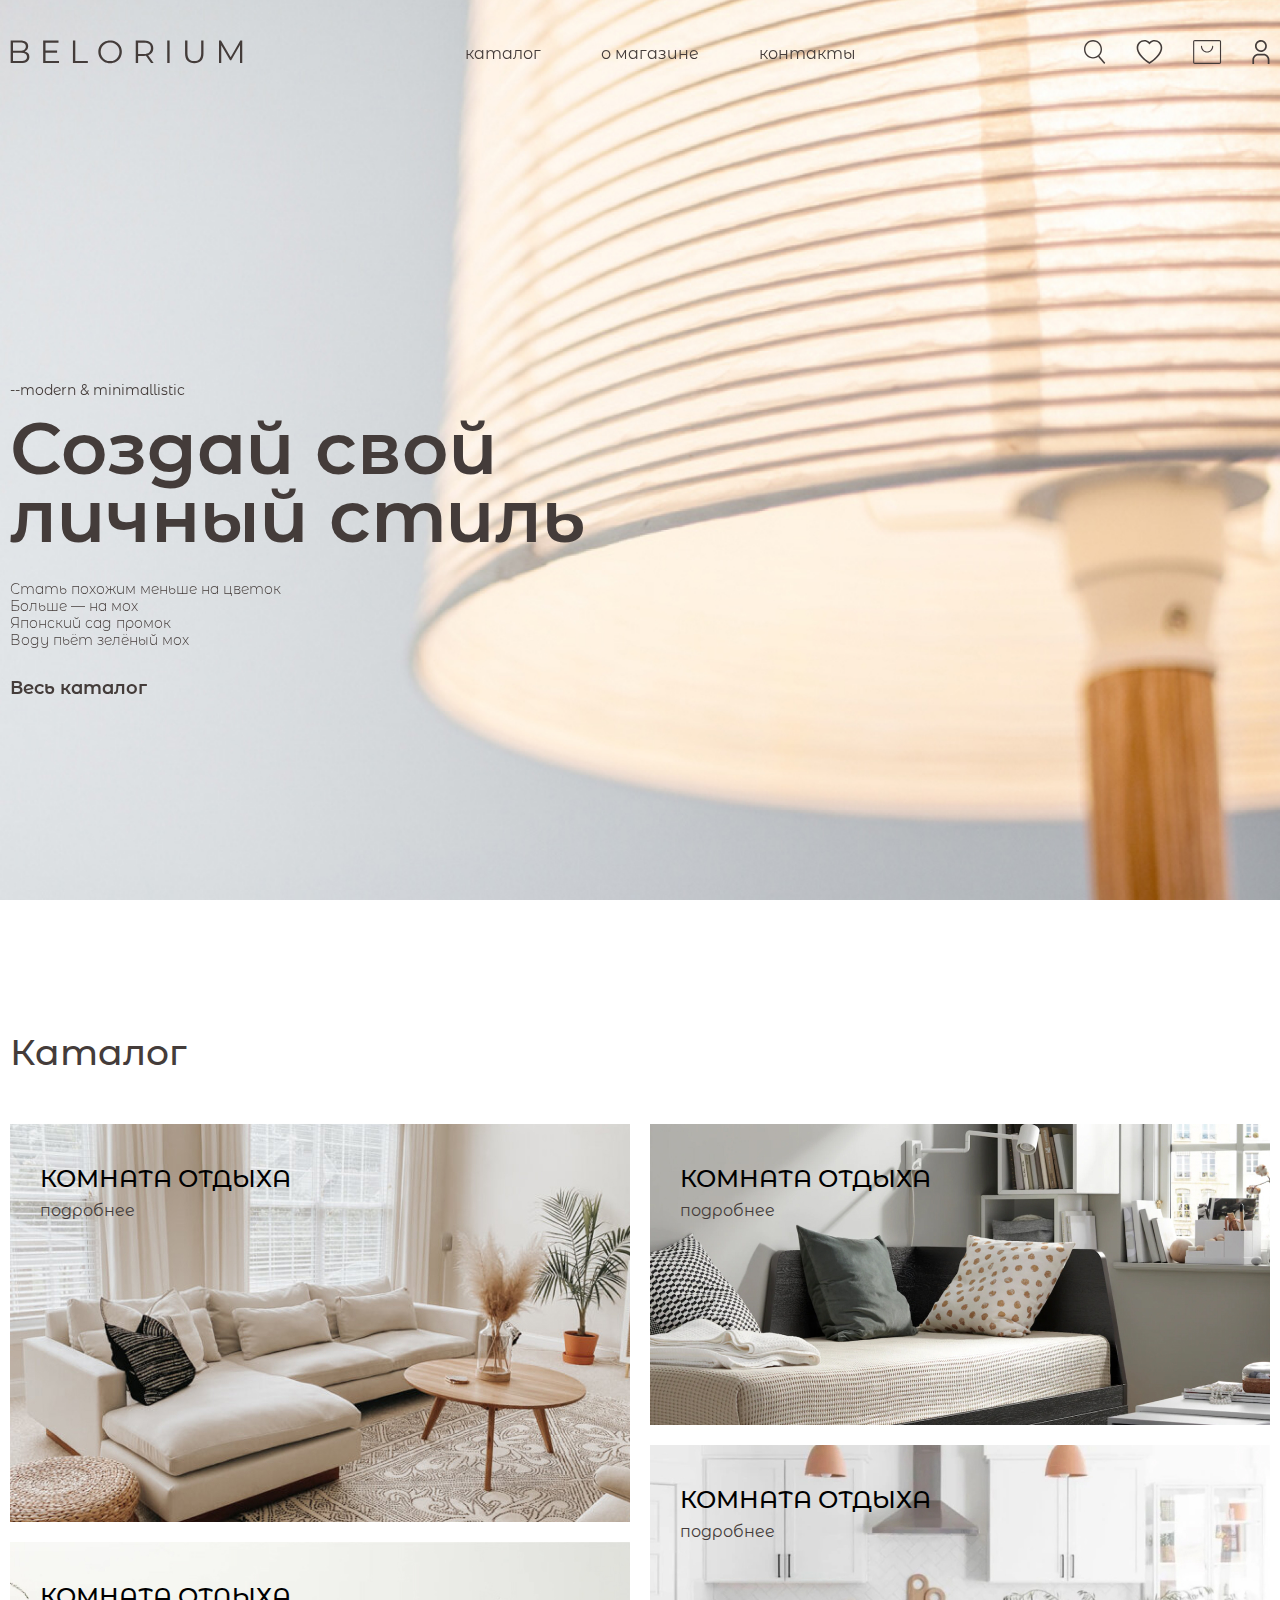
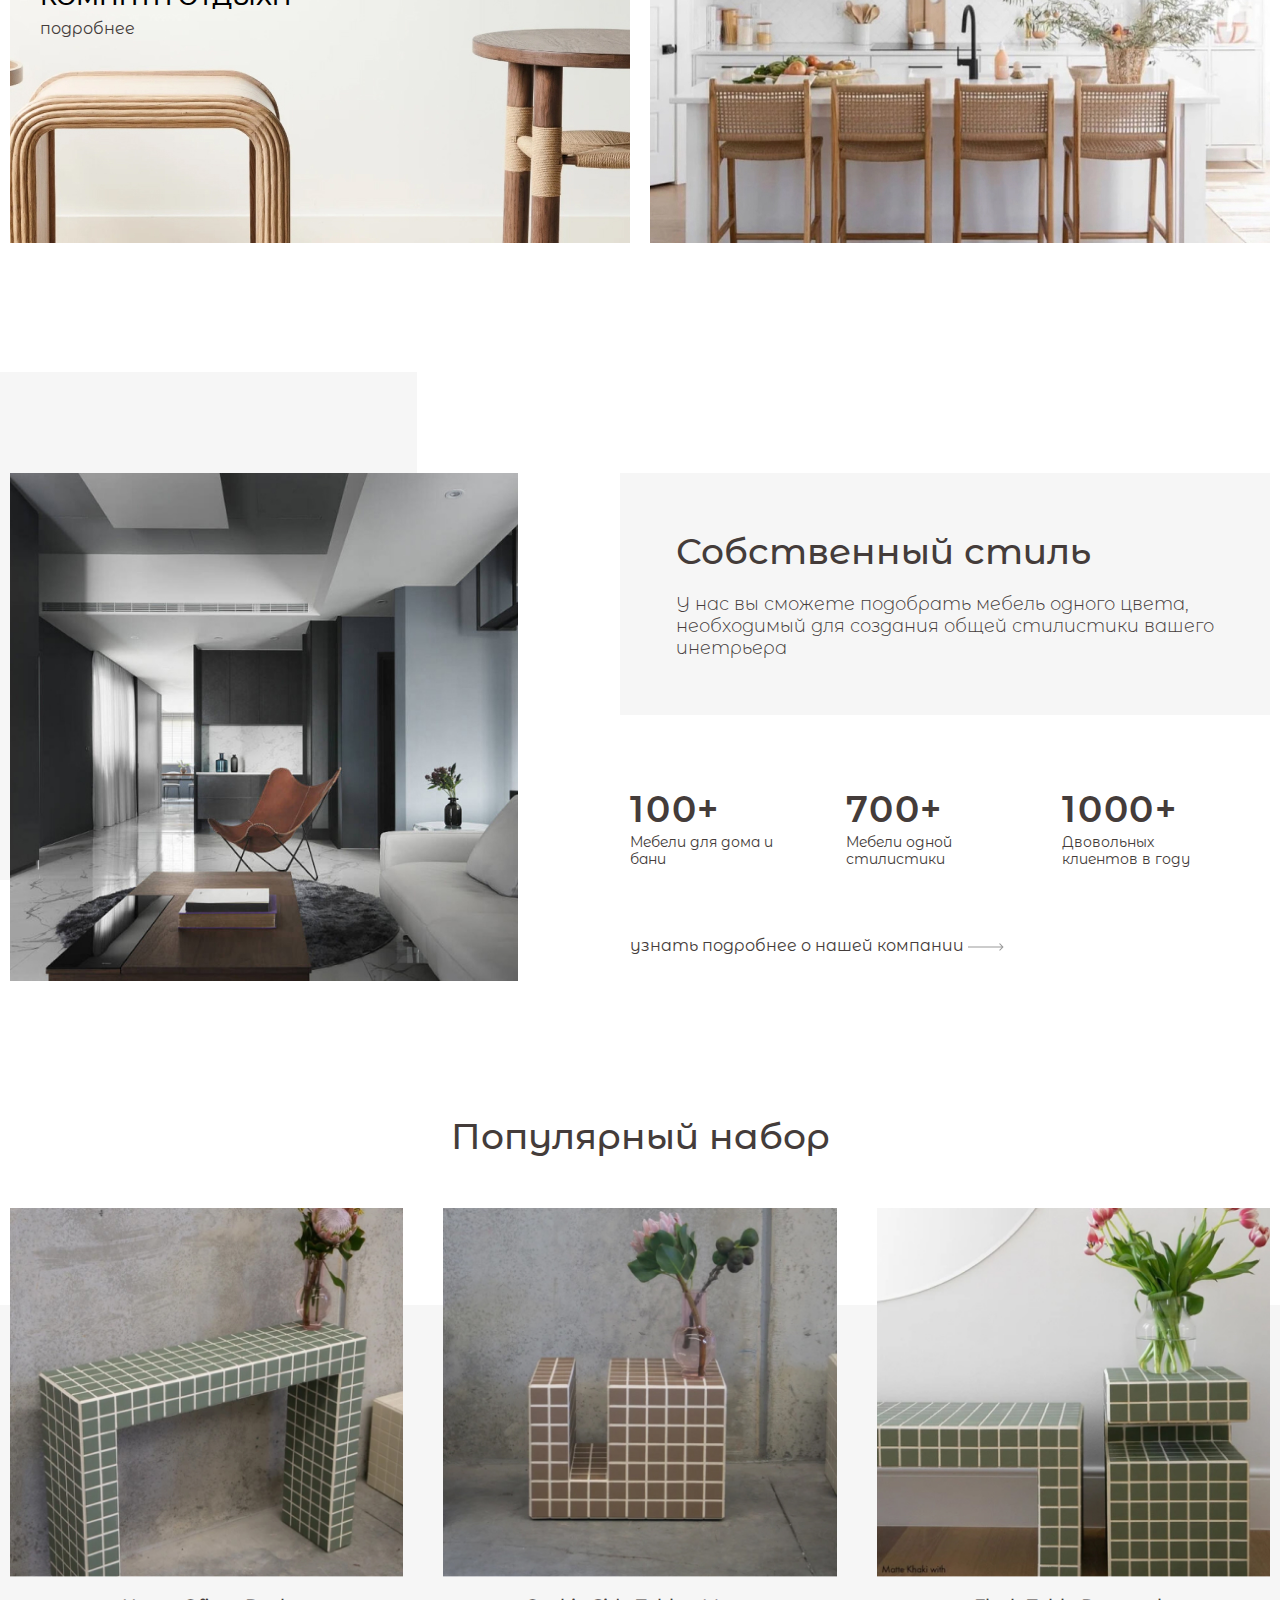
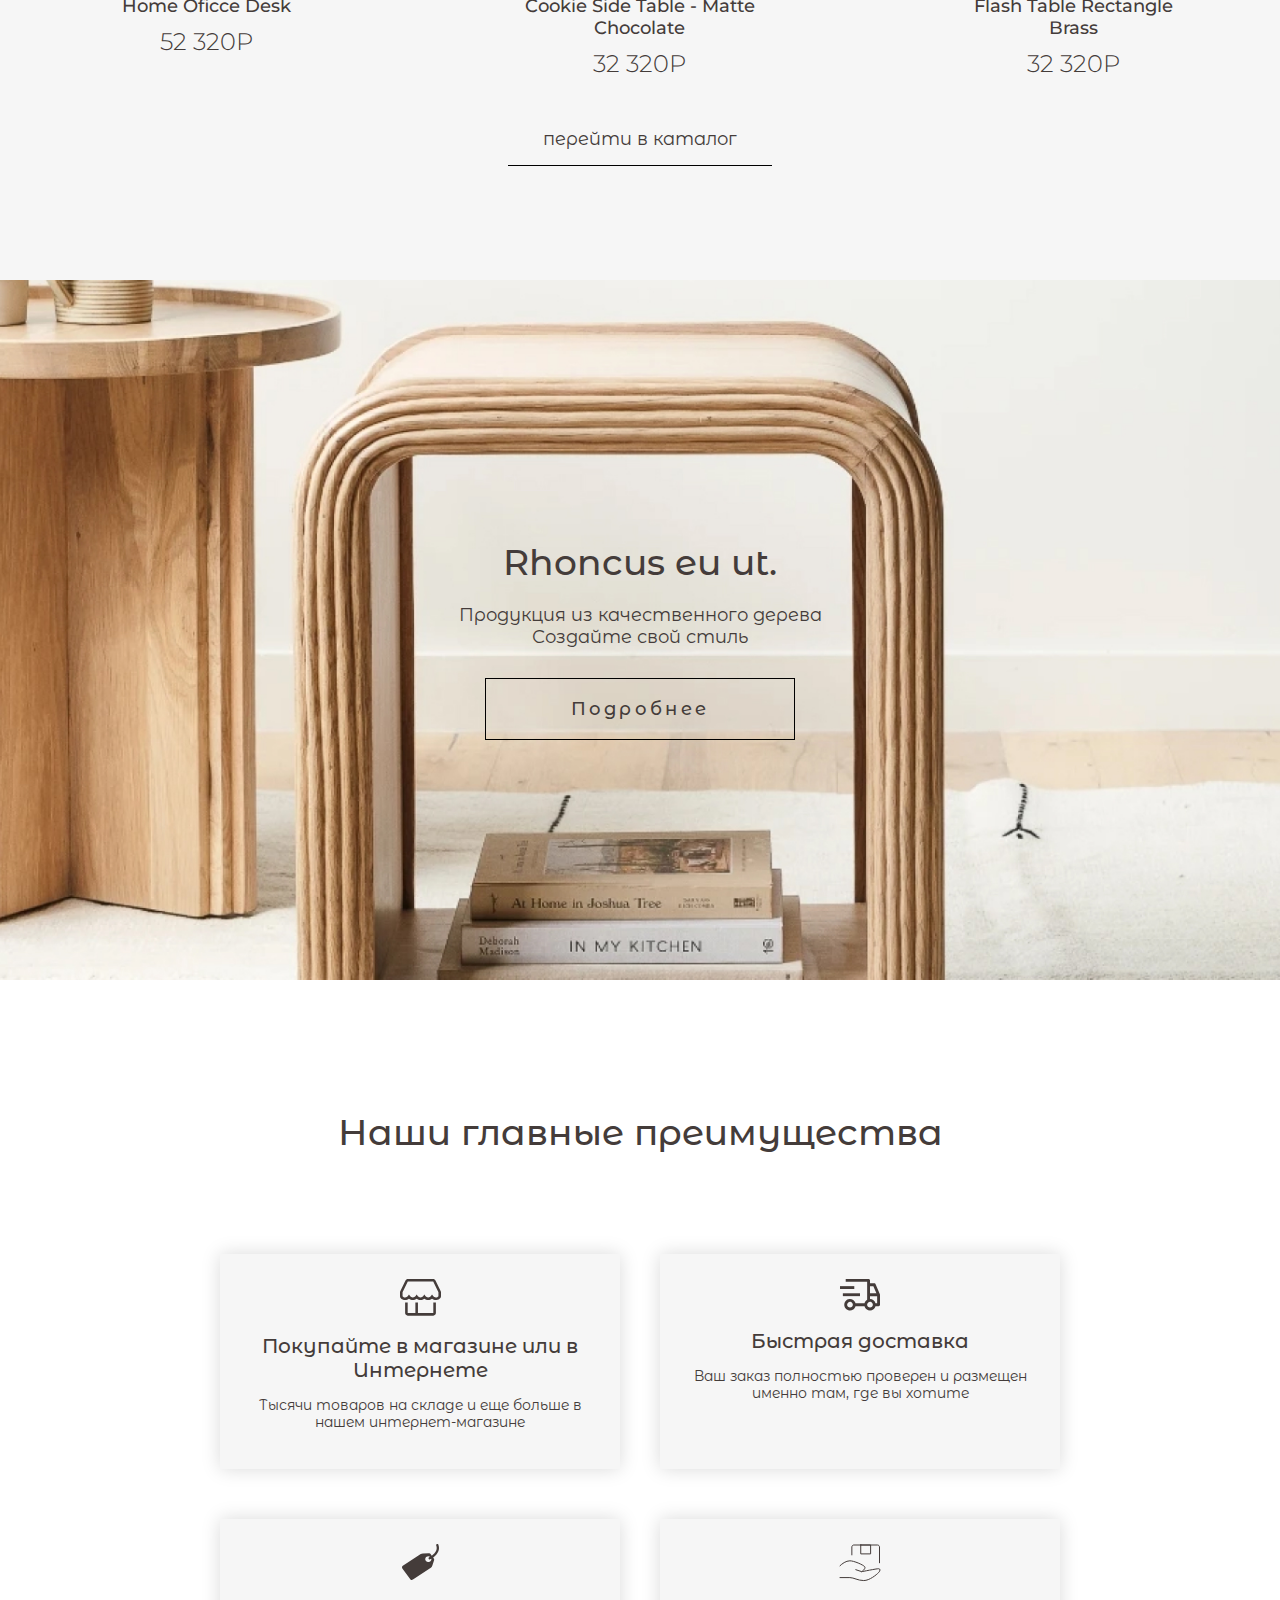
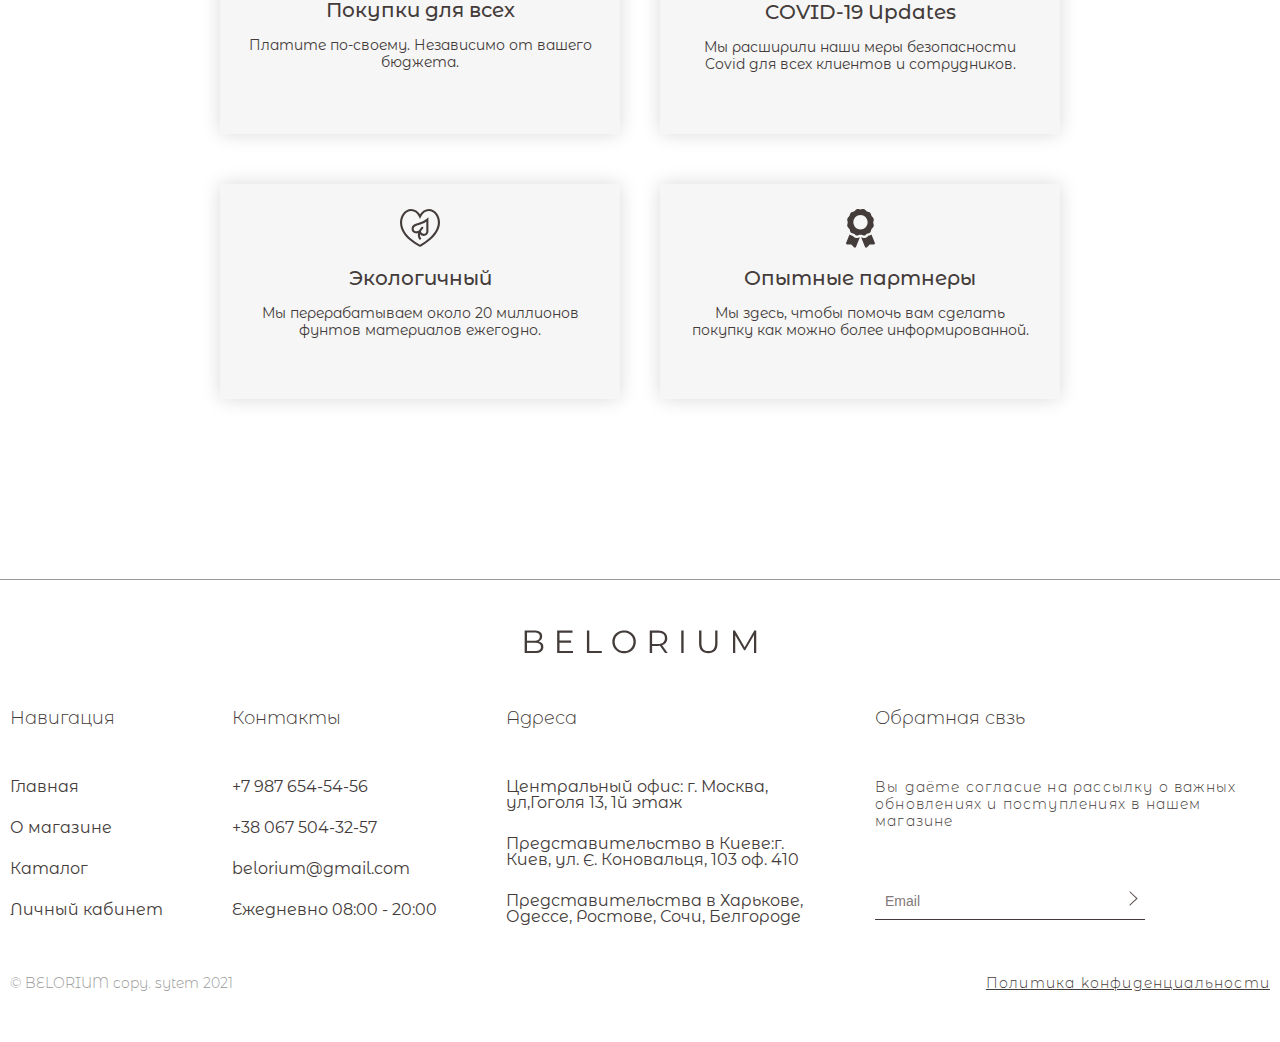
<file: index.html>
<!DOCTYPE html>
<html lang="ru">

<head>
    <meta charset="UTF-8">
    <meta http-equiv="X-UA-Compatible" content="IE=edge">
    <meta name="viewport" content="width=device-width, initial-scale=1.0">
    <link rel="shortcut icon" href="images/title-icon.svg">
    <link rel="preconnect" href="https://fonts.googleapis.com">
    <link rel="preconnect" href="https://fonts.gstatic.com" crossorigin>
    <link
        href="https://fonts.googleapis.com/css2?family=Montserrat+Alternates:wght@300;400;500;600&family=Montserrat:wght@300;400;500&display=swap"
        rel="stylesheet">
    <link rel="stylesheet" href="css/reset.css">
    <link rel="stylesheet" href="css/slick.css">
    <link rel="stylesheet" href="css/style.css">
    <title>Главная</title>
</head>

<body>
    <header class="header">
        <div class="container">
            <div class="header__inner">
                <div class="header__navigation">
                    <a href="#">
                        <img class="header__logo logo" src="images/logo.svg" alt="">
                    </a>
                    <div class="menu__burger">
                        <button class="burger__btn">
                            <img class="burger__img active" src="images/burger-o.svg" alt="">
                        </button>
                    </div>
                    <nav class="menu">
                        <ul class="menu-list">
                            <li class="menu-item"><a href="#" class="menu-link">каталог</a></li>
                            <li class="menu-item"><a href="#" class="menu-link">о магазине</a></li>
                            <li class="menu-item"><a href="#" class="menu-link">контакты</a></li>
                        </ul>
                        <div class="menu__icon-list">
                            <div class="menu__icon-item">
                                <a href="" class="menu__icon-link">
                                    <img src="images/search.svg" alt="" class="menu__icon-img">
                                </a>
                            </div>
                            <div class="menu__icon-item">
                                <a href="" class="menu__icon-link">
                                    <img src="images/like.svg" alt="" class="menu__icon-img">
                                </a>
                            </div>
                            <div class="menu__icon-item">
                                <a href="" class="menu__icon-link">
                                    <img src="images/basket.svg" alt="" class="menu__icon-img">
                                </a>
                            </div>
                            <div class="menu__icon-item">
                                <a href="" class="menu__icon-link">
                                    <img src="images/profile.svg" alt="" class="menu__icon-img">
                                </a>
                            </div>
                        </div>
                    </nav>
                </div>
            </div>
        </div>
        <div class="container">
            <div class="header__content">
                <p class="pre-title">--modern & minimallistic</p>
                <p class="title">Создай свой личный стиль</p>
                <p class="description">
                    Стать похожим меньше на цветок <br>
                    Больше — на мох <br>
                    Японский сад промок <br>
                    Воду пьёт зелёный мох</p>
                <a class="catalog-link" href="">
                    Весь каталог
                </a>
            </div>
        </div>
        <div class="wrapper">
            <div class="header__slider-inner">
                <div class="slider-item" style="background-image: url('images/header-back1.jpg')"></div>
                <div class="slider-item" style="background-image: url('images/header-back2.jpg')"></div>
            </div>
        </div>

    </header>

    <section class="catalog">
        <div class="container">
            <div class="catalog__inner">
                <h2>Каталог</h2>
                <div class="catalog__items">
                    <div class="catalog__items-wrapper">
                        <div class="catalog__item" style="background-image: url('images/catalog1.jpg')">
                            <div class="catalog__item-title">КОМНАТА ОТДЫХА</div>
                            <div class="catalog__item-text">подробнее</div>
                        </div>
                        <div class="catalog__item" style="background-image: url('images/catalog3.jpg')">
                            <div class="catalog__item-title">КОМНАТА ОТДЫХА</div>
                            <div class="catalog__item-text">подробнее</div>
                        </div>
                    </div>
                    <div class="catalog__items-wrapper catalog__items-mod">
                        <div class="catalog__item" style="background-image: url('images/catalog2.jpg')">
                            <div class="catalog__item-title">КОМНАТА ОТДЫХА</div>
                            <div class="catalog__item-text">подробнее</div>
                        </div>
                        <div class="catalog__item" style="background-image: url('images/catalog4.jpg')">
                            <div class="catalog__item-title">КОМНАТА ОТДЫХА</div>
                            <div class="catalog__item-text">подробнее</div>
                        </div>
                    </div>
                </div>
            </div>
        </div>
    </section>
    <section class="advertising">
        <div class="container">
            <div class="block__add">
                <div class="add__img">
                    <img src="images/block_add.jpg" alt="">
                </div>
                <div class="add__content">
                    <div class="add__rectangle">
                        <div class="add__inner">
                            <h2>Собственный стиль</h2>
                            <div class="add__text">
                                У нас вы сможете подобрать мебель одного цвета, необходимый для создания общей
                                стилистики вашего инетрьера
                            </div>
                        </div>
                    </div>
                    <div class="add__stats">
                        <div class="add__stats__item">
                            <p class="stats__chislo">100+</p>
                            <p class="stats__text">Мебели для дома и бани</p>
                        </div>
                        <div class="add__stats__item">
                            <p class="stats__chislo">700+</p>
                            <p class="stats__text">Мебели одной стилистики</p>
                        </div>
                        <div class="add__stats__item">
                            <p class="stats__chislo">1000+</p>
                            <p class="stats__text">Двовольных клиентов в году</p>
                        </div>
                    </div>
                    <div class="add__link">
                        <a href="">узнать подробнее о нашей компании <img src="images/ArrowStats.svg" alt=""></a>
                    </div>
                </div>
            </div>
        </div>
    </section>
    <section class="popular__set">
        <div class="popular__background"></div>
        <div class="container">
            <div class="popular__content">
                <h2>Популярный набор</h2>
                <div class="popular__items">
                    <div class="popular__item">
                        <div class="popular__img">
                            <img class="popular__img-card" src="images/popular_item1.jpg" alt="">
                            <div class="item__link">
                                <button><img src="images/linked_item.jpg" alt=""></button>
                                <button><img src="images/linked_item2.jpg" alt=""></button>
                            </div>
                        </div>
                        <div class="product-name">
                            Home Oficce Desk
                        </div>
                        <div class="product-price">
                            52 320Р
                        </div>
                    </div>
                    <div class="popular__item">
                        <div class="popular__img">
                            <img class="popular__img-card" src="images/popular_item2.jpg" alt="">
                            <div class="item__link">
                                <button> <img src="images/linked_item.jpg" alt=""></button>
                                <button><img src="images/linked_item2.jpg" alt=""></button>
                            </div>
                        </div>
                        <div class="product-name">
                            Cookie Side Table - Matte Chocolate
                        </div>
                        <div class="product-price">
                            32 320Р
                        </div>
                    </div>
                    <div class="popular__item">
                        <div class="popular__img">
                            <img class="popular__img-card" src="images/popular_item3.jpg" alt="">
                            <div class="item__link">
                                <button> <img src="images/linked_item.svg" alt=""></button>
                                <button><img src="images/linked_item2.svg" alt=""></button>
                            </div>
                        </div>
                        <div class="product-name">
                            Flash Table Rectangle Brass
                        </div>
                        <div class="product-price">
                            32 320Р
                        </div>
                    </div>
                </div>
                <div class="popular__link">
                    <a href="#">Перейти в каталог</a>
                </div>
            </div>
        </div>
        </div>
    </section>
    <section class="rhoncus">
        <div class="rhoncus__content">
            <div class="rhoncus__content-title">Rhoncus eu ut.</div>
            <div class="rhoncus__content-text">Продукция из качественного дерева Создайте свой стиль</div>
            <a href="">Подробнее</a>
        </div>
    </section>
    <section class="adventages">
        <div class="container">
            <div class="block__adventages">
                <h2>Наши главные преимущества</h2>
                <div class="adventage-inner">
                    <div class="adventage">
                        <div class="adventage__icon">
                            <img src="images/magazine.svg" alt="">
                        </div>
                        <p class="adventage__heading">Покупайте в магазине или в Интернете</p>
                        <p class="adventage__text">Тысячи товаров на складе и еще больше в нашем интернет-магазине</p>
                    </div>
                    <div class="adventage">
                        <div class="adventage__icon">
                            <img src="images/deliver.svg" alt="">
                        </div>
                        <p class="adventage__heading">Быстрая доставка</p>
                        <p class="adventage__text">Ваш заказ полностью проверен и размещен именно там, где вы хотите</p>
                    </div>
                    <div class="adventage">
                        <div class="adventage__icon">
                            <img src="images/ticket.svg" alt="">
                        </div>
                        <p class="adventage__heading">Покупки для всех</p>
                        <p class="adventage__text">Платите по-своему. Независимо от вашего бюджета.</p>
                    </div>
                    <div class="adventage">
                        <div class="adventage__icon">
                            <img src="images/cov.svg" alt="">
                        </div>
                        <p class="adventage__heading">COVID-19 Updates</p>
                        <p class="adventage__text">Мы расширили наши меры безопасности Covid для всех клиентов и
                            сотрудников.
                        </p>
                    </div>
                    <div class="adventage">
                        <div class="adventage__icon">
                            <img src="images/eco.svg" alt="">
                        </div>
                        <p class="adventage__heading">Экологичный</p>
                        <p class="adventage__text">Мы перерабатываем около 20 миллионов фунтов материалов ежегодно.</p>
                    </div>
                    <div class="adventage">
                        <div class="adventage__icon">
                            <img src="images/adventage.svg" alt="">
                        </div>
                        <p class="adventage__heading">Опытные партнеры</p>
                        <p class="adventage__text">Мы здесь, чтобы помочь вам сделать покупку как можно более
                            информированной.
                        </p>
                    </div>
                </div>
            </div>
        </div>
    </section>
    <footer class="footer">
        <div class="container">
            <a class="footer__logo" href="index.html">
                <img class="logo footer__logo-img" src="images/logo.svg" alt="">
            </a>
            <div class="footer__inner">
                <div class="footer__items">
                    <div class="footer__item">
                        <div class="footer__item-title">Навигация</div>
                        <div class="footer__item-content">
                            <a class="footer-content__link" href="index.html">Главная</a>
                            <a class="footer-content__link" href="index.html">О магазине</a>
                            <a class="footer-content__link" href="index.html">Каталог</a>
                            <a class="footer-content__link" href="index.html">Личный кабинет</a>
                        </div>
                    </div>
                    <div class="footer__item">
                        <div class="footer__item-title">Контакты</div>
                        <div class="footer__item-content">
                            <a class="footer-content__link" href="tel:+79876545456">+7 987 654-54-56</a>
                            <a class="footer-content__link" href="tel:+79876545456">+38 067 504-32-57</a>
                            <a class="footer-content__link" href="mailti:belorium@gmail.com">belorium@gmail.com</a>
                            <p class="footer-content__link">Ежедневно 08:00 - 20:00</p>
                        </div>
                    </div>
                    <div class="footer__item">
                        <div class="footer__item-title">Адреса</div>
                        <div class="footer__item-content">
                            <p class="footer-content__link">Центральный офис: г. Москва, ул,Гоголя 13, 1й этаж</p>
                            <p class="footer-content__link">Представительство в Киеве:г. Киев, ул. Є. Коновальця, 103
                                оф. 410</p>
                            <p class="footer-content__link">Представительства в Харькове, Одессе, Ростове, Сочи,
                                Белгороде</p>
                        </div>
                    </div>
                    <div class="footer__item">
                        <div class="footer__item-title">Обратная свзь</div>
                        <div class="footer__item-content footer__item-content__active">
                            <p class="footer__message-text">Вы даёте согласие на рассылку о важных обновлениях и
                                поступлениях в нашем магазине</p>
                            <form class="footer__form">
                                <input class="footer__input" type="text" placeholder="Email">
                                <button class="footer__button"><img src="images/arrow.svg" alt=""></button>
                            </form>
                        </div>
                    </div>
                </div>
                <div class="footer__link">
                    <div class="footer__copy">© BELORIUM copy. sytem 2021</div>
                    <a href="#" class="footer__politics">Политика kонфиденциальности</a>
                </div>
            </div>
        </div>
    </footer>
    <script src="https://ajax.googleapis.com/ajax/libs/jquery/3.6.0/jquery.min.js"></script>
    <script src="js/slick.min.js"></script>
    <script src="js/main.js"></script>
</body>

</html>
</file>
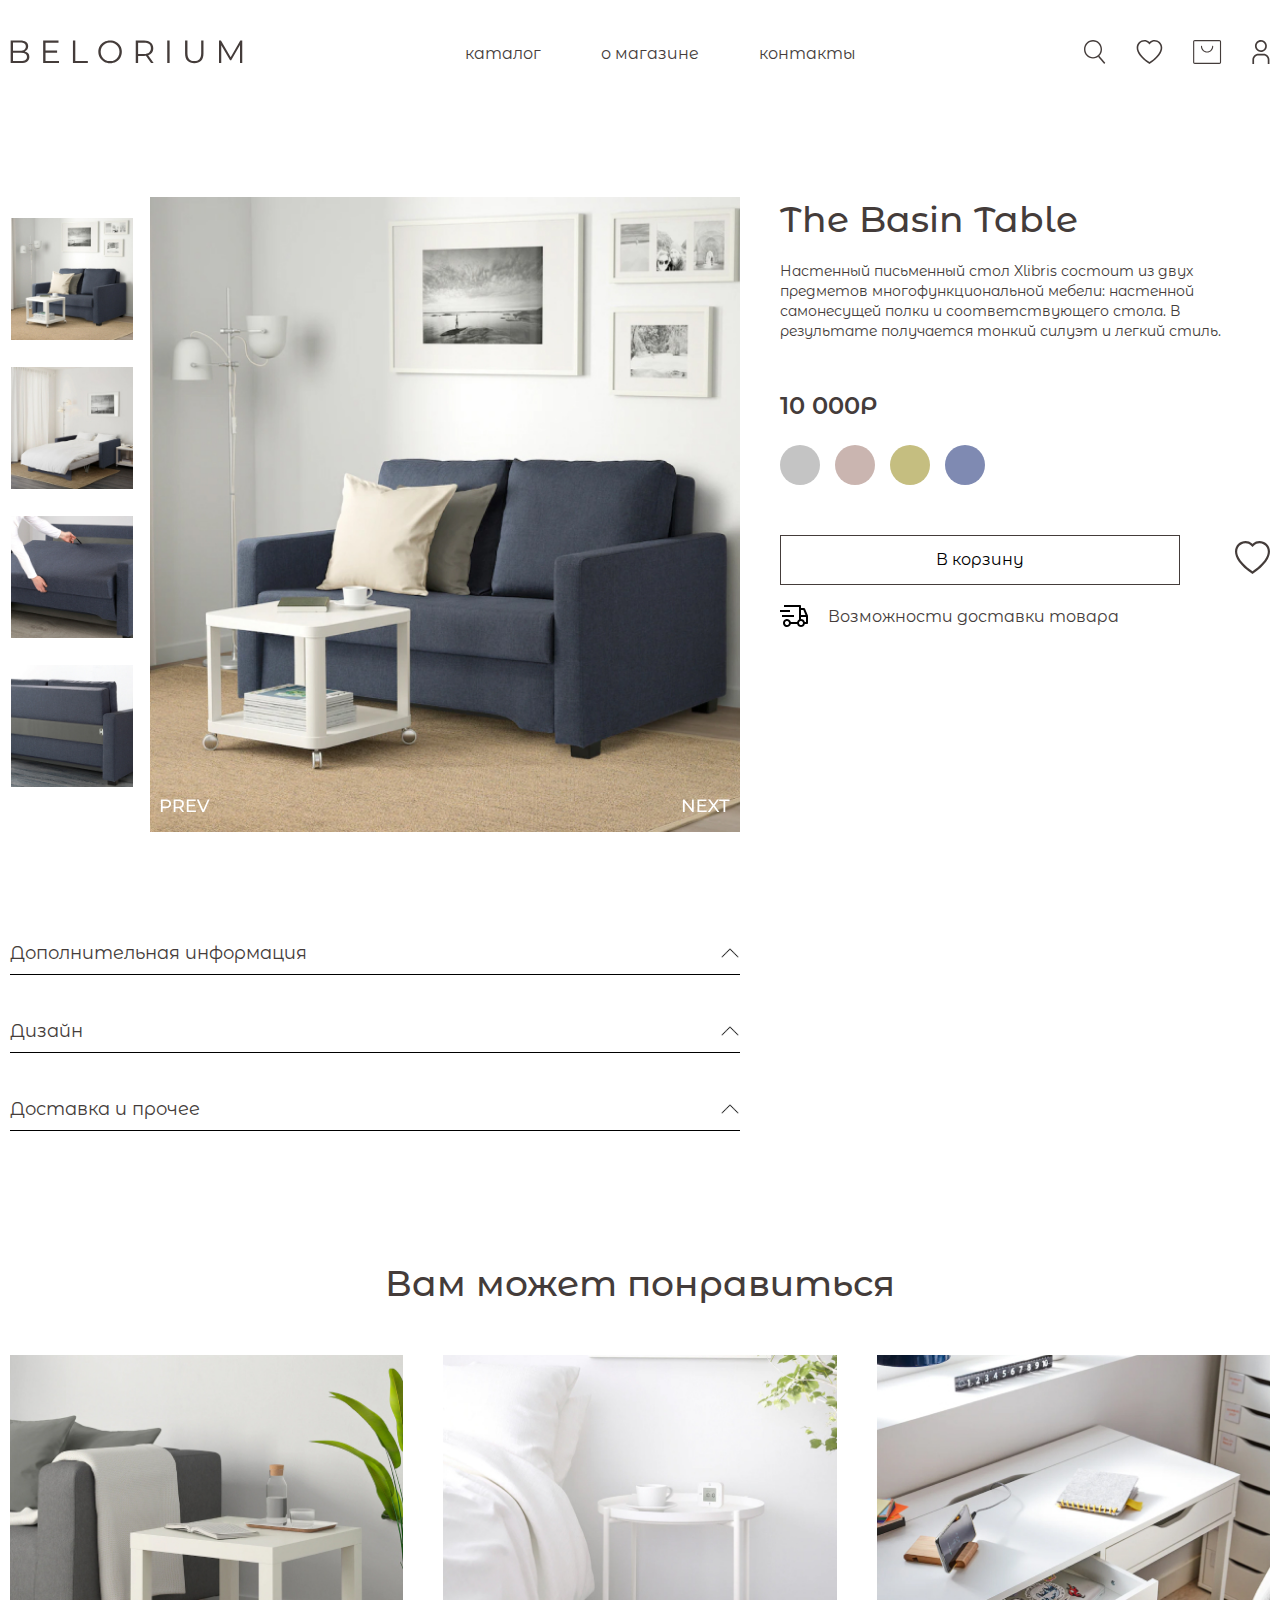
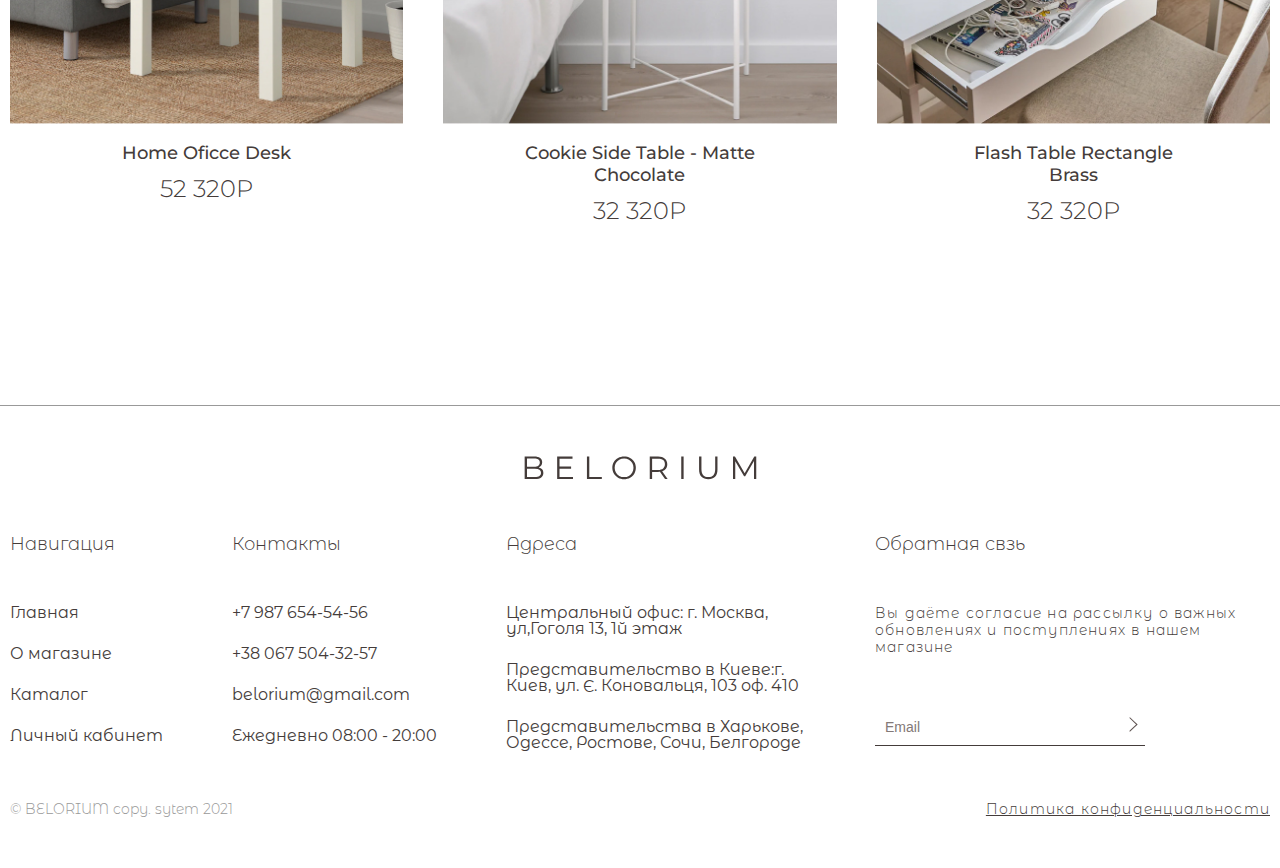
<file: pages/good.html>
<!DOCTYPE html>
<html lang="en">

<head>
    <meta charset="UTF-8">
    <meta http-equiv="X-UA-Compatible" content="IE=edge">
    <meta name="viewport" content="width=device-width, initial-scale=1.0">
    <title>The Basin Table</title>
    <link rel="shortcut icon" href="../images/title-icon.svg">
    <link
        href="https://fonts.googleapis.com/css2?family=Montserrat+Alternates:wght@300;400;500;600&family=Montserrat:wght@300;400;500&display=swap"
        rel="stylesheet">
    <link rel="stylesheet" href="../css/reset.css">
    <link rel="stylesheet" href="../css/slick.css">
    <link rel="stylesheet" href="../css/style.css">
</head>

<body>
    <header>
        <div class="container">
            <div class="header__navigation">
                <a href="../index.html">
                    <img class="header__logo logo" src="../images/logo.svg" alt="">
                </a>
                <nav class="menu">
                    <ul class="menu-list">
                        <li class="menu-item"><a href="#" class="menu-link">каталог</a></li>
                        <li class="menu-item"><a href="#" class="menu-link">о магазине</a></li>
                        <li class="menu-item"><a href="#" class="menu-link">контакты</a></li>
                    </ul>
                    <div class="menu__icon-list">
                        <div class="menu__icon-item">
                            <a href="" class="menu__icon-link">
                                <img src="../images/search.svg" alt="" class="menu__icon-img">
                            </a>
                        </div>
                        <div class="menu__icon-item">
                            <a href="" class="menu__icon-link">
                                <img src="../images/like.svg" alt="" class="menu__icon-img">
                            </a>
                        </div>
                        <div class="menu__icon-item">
                            <a href="" class="menu__icon-link">
                                <img src="../images/basket.svg" alt="" class="menu__icon-img">
                            </a>
                        </div>
                        <div class="menu__icon-item">
                            <a href="" class="menu__icon-link">
                                <img src="../images/profile.svg" alt="" class="menu__icon-img">
                            </a>
                        </div>
                    </div>
                </nav>
                <div class="menu__burger">
                    <button class="burger__btn">
                        <img class="burger__img active" src="../images/burger-o.svg" alt="">
                        <img class="burger__img" src="../images/burger-c.svg" alt="">
                    </button>
                </div>
            </div>
        </div>
    </header>
    <main>
        <section class="good__page">
            <div class="container">
                <div class="block__item">
                    <div class="block__item-inner">
                        <div class="thumb-slider">
                            <img src="../images/Rectangle 37-1.jpg" alt="">
                            <img src="../images/Rectangle 37.jpg" alt="">
                            <img src="../images/Rectangle 38.jpg" alt="">
                            <img src="../images/Rectangle 39.jpg" alt="">
                        </div>
                        <div class="main-slider">
                            <img src="../images/good_karta1.jpg" alt="">
                            <img src="../images/good_karta2.jpg" alt="">
                            <img src="../images/good_karta3.jpg" alt="">
                            <img src="../images/good_karta4.jpg" alt="">
                        </div>
                    </div>
                    <div class="item__description">
                        <div class="item__description-inner ">
                            <!-- item__description-fixed -->
                            <div class="item__name">
                                <h2>The Basin Table</h2>
                            </div>
                            <div class="item__text">
                                Настенный письменный стол Xlibris состоит из двух предметов многофункциональной мебели:
                                настенной самонесущей полки и соответствующего стола. В результате получается тонкий
                                силуэт
                                и легкий стиль.
                            </div>
                            <div class="item__price">
                                10 000Р
                            </div>
                            <div class="item__color">
                                <button></button>
                                <button></button>
                                <button></button>
                                <button></button>
                            </div>
                            <div class="item__to__cart">
                                <button class="btn__cart">В корзину</button>
                                <button class="btn__like"><img src="../images/btn_like.svg" alt=""></button>
                            </div>
                            <div class="item__delivery">
                                <img src="../images/delivery.svg" alt="">
                                <p>Возможности доставки товара</p>
                            </div>
                        </div>
                    </div>
                </div>
                <div class="good__about">
                    <div class="plus__good">
                        <div class="another__inf">
                            <div class="another__tittle__wrapper">
                                <div class="another__tittle__desc">
                                    <h3>Дополнительная информация</h3>
                                    <img src="../images/upArrow.svg" alt="" class="another__tittle__img">
                                </div>
                                <div class="another__text">
                                    <p>Спинку можно установить справа или слева.</p>
                                    <p>Добавьте мягкие и объемные подушки в качестве опоры для спины, чтобы сидеть на
                                        кушетке было комфортнее.</p>
                                    <p>Кушетка и кровать в одном предмете мебели. Это компактное решение идеально для
                                        комнаты подростка или любого помещения, в котором не так много места. </p>
                                    <p>Эта кушетка легко превращается в двуспальную кровать, для этого нужно просто
                                        выдвинуть основание и положить матрас.</p>
                                    <p>В больших ящиках можно хранить запасные одеяла и подушки, постельное белье и другие
                                        вещи, которые удобно держать под рукой, но не на виду.</p>
                                    <p>Лаконичный дизайн подойдет для интерьера практически в любом стиле. Можно дополнить
                                        подушками, чтобы сделать кушетку уютнее и придать индивидуальный облик.</p>
                                    <p>Одеяла и подушки днем можно убирать в большие наволочки и использовать в качестве
                                        диванных подушек. Практичное решение для хранения и отличная опора для спины!Этот
                                        пенополиуретановый матрас обеспечит оптимальную опору и комфорт.</p>
                                </div>
                            </div>
                            <div class="another__tittle__wrapper">
                                <div class="another__tittle__desc">
                                    <h3>Дизайн</h3>
                                    <img src="../images/upArrow.svg" alt="" class="another__tittle__img">
                                </div>
                                <div class="another__text">
                                    <p>Спинку можно установить справа или слева.</p>
                                    <p>Добавьте мягкие и объемные подушки в качестве опоры для спины, чтобы сидеть на
                                        кушетке было комфортнее.</p>
                                </div>
                            </div>
                            <div class="another__tittle__wrapper">
                                <div class="another__tittle__desc">
                                    <h3>Доставка и прочее</h3>
                                    <img src="../images/upArrow.svg" alt="" class="another__tittle__img">
                                </div>
                                <div class="another__text">
                                    <p>К сожалению доставки нет</p>
                                </div>
                            </div>
                        </div>
                    </div>
                </div>
            </div>
        </section>
        <section class="popular__set">
            <div class="container">
                <div class="popular__content">
                    <h2>Вам может понравиться</h2>
                    <div class="popular__items">
                        <div class="popular__item">
                            <div class="popular__img">
                                <img class="popular__img-card" src="../images/recomendation1.jpg" alt="">
                                <div class="item__link">
                                    <button><img src="../images/linked_item.jpg" alt=""></button>
                                    <button><img src="../images/linked_item2.jpg" alt=""></button>
                                </div>
                            </div>
                            <div class="product-name">
                                Home Oficce Desk
                            </div>
                            <div class="product-price">
                                52 320Р
                            </div>
                        </div>
                        <div class="popular__item">
                            <div class="popular__img">
                                <img class="popular__img-card" src="../images/recomendation2.jpg" alt="">
                                <div class="item__link">
                                    <button><img src="../images/linked_item.jpg" alt=""></button>
                                    <button><img src="../images/linked_item2.jpg" alt=""></button>
                                </div>
                            </div>
                            <div class="product-name">
                                Cookie Side Table - Matte Chocolate
                            </div>
                            <div class="product-price">
                                32 320Р
                            </div>
                        </div>
                        <div class="popular__item">
                            <div class="popular__img">
                                <img class="popular__img-card" src="../images/recomendation3.jpg" alt="">
                                <div class="item__link">
                                    <button><img src="../images/linked_item.svg" alt=""></button>
                                    <button><img src="../images/linked_item2.svg" alt=""></button>
                                </div>
                            </div>
                            <div class="product-name">
                                Flash Table Rectangle Brass
                            </div>
                            <div class="product-price">
                                32 320Р
                            </div>
                        </div>
                    </div>
                </div>
            </div>
            </div>
        </section>
    </main>
    <footer class="footer">
        <div class="container">
            <a class="footer__logo" href="../index.html">
                <img class="logo footer__logo-img" src="../images/logo.svg" alt="">
            </a>
            <div class="footer__inner">
                <div class="footer__items">
                    <div class="footer__item">
                        <div class="footer__item-title">Навигация</div>
                        <div class="footer__item-content">
                            <a class="footer-content__link" href="index.html">Главная</a>
                            <a class="footer-content__link" href="index.html">О магазине</a>
                            <a class="footer-content__link" href="index.html">Каталог</a>
                            <a class="footer-content__link" href="index.html">Личный кабинет</a>
                        </div>
                    </div>
                    <div class="footer__item">
                        <div class="footer__item-title">Контакты</div>
                        <div class="footer__item-content">
                            <a class="footer-content__link" href="tel:+79876545456">+7 987 654-54-56</a>
                            <a class="footer-content__link" href="tel:+79876545456">+38 067 504-32-57</a>
                            <a class="footer-content__link" href="mailti:belorium@gmail.com">belorium@gmail.com</a>
                            <p class="footer-content__link">Ежедневно 08:00 - 20:00</p>
                        </div>
                    </div>
                    <div class="footer__item">
                        <div class="footer__item-title">Адреса</div>
                        <div class="footer__item-content">
                            <p class="footer-content__link">Центральный офис: г. Москва, ул,Гоголя 13, 1й этаж</p>
                            <p class="footer-content__link">Представительство в Киеве:г. Киев, ул. Є. Коновальця, 103
                                оф. 410</p>
                            <p class="footer-content__link">Представительства в Харькове, Одессе, Ростове, Сочи,
                                Белгороде</p>
                        </div>
                    </div>
                    <div class="footer__item">
                        <div class="footer__item-title">Обратная свзь</div>
                        <div class="footer__item-content footer__item-content__active">
                            <p class="footer__message-text">Вы даёте согласие на рассылку о важных обновлениях и
                                поступлениях в нашем магазине</p>
                            <form class="footer__form">
                                <input class="footer__input" type="text" placeholder="Email">
                                <button class="footer__button"><img src="../images/arrow.svg" alt=""></button>
                            </form>
                        </div>
                    </div>
                </div>
                <div class="footer__link">
                    <div class="footer__copy">© BELORIUM copy. sytem 2021</div>
                    <a href="#" class="footer__politics">Политика конфиденциальности</a>
                </div>
            </div>
        </div>
    </footer>
    <script src="https://ajax.googleapis.com/ajax/libs/jquery/3.6.0/jquery.min.js"></script>
    <script src="../js/slick.min.js"></script>
    <script src="../js/main.js"></script>
</body>

</html>
</file>
<file: css/style.css>
* {
    margin: 0;
    padding: 0;
    box-sizing: border-box;
}

/* font-family: 'Montserrat', sans-serif; */
body {
    font-family: 'Montserrat Alternates', sans-serif;
    color: #443C3A;
}

a {
    text-decoration: none;
    color: inherit;
}

h2 {
    font-weight: 500;
    font-size: 36px;
    line-height: 44px;
    color: #443C3A;
    margin-bottom: 50px;
}

h3 {
    font-family: 'Montserrat Alternates';
    font-style: normal;
    font-weight: normal;
    font-size: 18px;
    line-height: 22px;
    /* identical to box height */
    color: #443C3A;
}

.container {
    width: 100%;
    max-width: 1300px;
    margin: 0 auto;
    padding: 0 10px;
}

.header__inner {
    position: relative;
    z-index: 3;
    height: 100vh;
}

.header__navigation {
    padding-top: 40px;
    display: flex;
    justify-content: space-between;
    align-items: center;
}

.menu {
    display: flex;
    align-items: center;
    width: 805px;
    justify-content: space-between;
}

.menu-list {
    display: flex;
}

.menu-item+.menu-item {
    margin-left: 60px;
}

.menu-link {
    font-weight: 400;
    font-size: 16px;
    line-height: 20px;
}

.menu__icon-list {
    display: flex;
}

.menu__icon-item {
    margin-left: 30px;
}

.menu__burger {
    position: absolute;
    right: 30px;
}

.burger__btn {
    background: transparent;
    border: none;
    outline: none;
}

.burger__img {
    display: none;
}

.header__content {
    max-width: 585px;
    position: absolute;
    top: 60%;
    transform: translateY(-50%);
    z-index: 10;
}

.pre-title {
    font-weight: 400;
    font-size: 14px;
    line-height: 17px;
    margin-bottom: 15px;
}

.title {
    font-weight: 600;
    font-size: 72px;
    line-height: 95%;
    margin-bottom: 30px;
    color: #443C3A;
}

.description {
    max-width: 450px;
    font-weight: 300;
    font-size: 14px;
    line-height: 17px;
    margin-bottom: 30px;
}

.catalog-link {
    font-weight: 600;
    font-size: 18px;
    line-height: 102.9%;
    color: #443C3A;
}

.catalog-link::after {
    content: '';
    display: block;
    width: 0;
    max-width: 138px;
    height: 1px;
    background: #000;
    transition: width .3s;
}

.catalog-link:hover::after {
    max-width: 138px;
    width: 100%;
}

.wrapper {
    position: absolute;
    width: 100%;
    top: 0;
    left: 0;
    z-index: 1;
}

.slider-item {
    background-position: top right;
    background-size: cover;
    background-repeat: no-repeat;
    width: 100%;
    height: 100vh;
}

.catalog {
    padding-top: 130px;
}

.catalog__items {
    display: grid;
    grid-template-columns: repeat(2, 1fr);
    grid-gap: 20px;
}

.catalog__items-wrapper {
    display: grid;
    grid-template-rows: 398px 301px;
    grid-gap: 20px;
}

.catalog__item {
    background-size: cover;
    background-position: top center;
    background-repeat: no-repeat;
    display: block;
    padding: 40px 30px;
    cursor: pointer;
}

.catalog__item-text::after {
    content: '';
    display: block;
    width: 0;
    max-width: 93px;
    height: 1px;
    background: #000;
    transition: width .3s;
}

.catalog__item:hover .catalog__item-text::after {
    max-width: 93px;
    width: 100%;
}

.catalog__items-mod {
    grid-template-rows: 301px 398px;
}

.catalog__item-title {
    font-weight: 500;
    font-size: 24px;
    line-height: 29px;
    color: #000000;
    margin-bottom: 10px;
}


.rhoncus {
    width: 100%;
    height: 100%;
    max-height: 750px;
    background-image: url("../images/rhoncus.jpg");
    background-position: top center;
    background-repeat: no-repeat;
    background-size: cover;
}


.rhoncus__content {
    text-align: center;
    padding: 260px 0;
}

.rhoncus__content-title {
    font-style: normal;
    font-weight: 500;
    font-size: 36px;
    line-height: 44px;
    color: #443C3A;
}

.rhoncus__content-text {
    font-style: normal;
    font-weight: normal;
    font-size: 18px;
    line-height: 22px;
    text-align: center;
    color: #443C3A;
    max-width: 464px;
    text-align: center;
    margin: 20px auto 50px;
}

.rhoncus__content a {
    border: 1px solid black;
    font-family: 'Montserrat Alternates';
    padding: 19px 85px;
    background: transparent;
    font-style: normal;
    font-weight: 500;
    font-size: 18px;
    line-height: 22px;
    text-align: center;
    letter-spacing: 0.185em;
    color: #443C3A;
    outline: none;
    cursor: pointer;
}


/* advertising */
.advertising {
    padding-top: 230px;
}

.add__img img {
    max-width: 508px;
    width: 100%;
    filter: drop-shadow(-101px -101px 0px #F6F6F6);
}

.block__add {
    display: flex;
    justify-content: space-between;
}

.add__rectangle {
    background-color: #F6F6F6;
    max-width: 650px;
    margin-left: 20px;
}

.add__inner h2 {
    margin-bottom: 20px !important;
}

.add__inner {
    padding: 56px 0 56px 56px;

}

.add__text {
    font-family: 'Montserrat Alternates';
    font-style: normal;
    font-weight: 300;
    font-size: 18px;
    line-height: 22px;
    color: #443C3A;
}

.add__stats {
    margin-left: 30px;
    display: flex;
    margin-top: 70px;
}

.add__link {
    margin-top: 70px;
    margin-left: 30px;
}

.add__stats__item {
    width: 146px;
    margin-left: 70px;
}

.add__stats__item:first-child {
    margin-left: 0;
}

.stats__chislo {
    font-family: 'Montserrat Alternates';
    font-style: normal;
    font-weight: 600;
    font-size: 36px;
    line-height: 137.4%;
    letter-spacing: 0.05em;
    color: #443C3A;
}

.stats__text {
    font-family: 'Montserrat Alternates';
    font-style: normal;
    font-weight: normal;
    font-size: 14px;
    line-height: 17px;
}

/* /advertising */

/* POPULAR */

.popular__set {
    position: relative;
    margin-top: 130px;
}

.popular__background {
    z-index: -1;
    bottom: 0;
    position: absolute;
    width: 100%;
    height: 75%;

    background-color: #F6F6F6;
}

.popular__content {
    text-align: center;
}

.popular__items {
    display: grid;
    grid-template-columns: 1fr 1fr 1fr;
    column-gap: 40px;
    padding-bottom: 50px;
}

.product-name {
    margin: 0 auto;
    max-width: 230px;
    padding-top: 15px;
    font-family: 'Montserrat';
    font-style: normal;
    font-weight: 500;
    font-size: 18px;
    line-height: 22px;
    text-align: center;

    color: #443C3A;
}

.product-price {
    padding-top: 10px;
    font-family: 'Montserrat';
    font-style: normal;
    font-weight: 300;
    font-size: 24px;
    line-height: 29px;

    color: #443C3A;
}

.popular__link {
    padding-bottom: 130px;
}

.popular__link a {
    text-transform: lowercase;
    background: none;
    border: none;
    border-bottom: 1px solid black;
    font-family: 'Montserrat Alternates';
    font-style: normal;
    font-weight: normal;
    font-size: 18px;
    line-height: 22px;
    padding: 15px 35px;
    cursor: pointer;
}

.popular__img {
    position: relative;
    display: block;
}

.popular__img img {
    object-fit: cover;
    max-width: 100%;
    width: 100%;
    height: 100%;
}

.popular__img:hover .item__link {
    display: block;
}

.item__link {
    display: none;
    z-index: 10;
    position: absolute;
    bottom: 20px;
    left: 50%;
    transform: translateX(-50%);

}

.item__link button {
    background: none;
    border: none;
    cursor: pointer;
}

.item__link img:last-child {
    margin-left: 15px;
}

.popular__item {
    position: relative;
    cursor: pointer;
}

/* /POPULAR */

.block__adventages {
    padding: 130px 0 50px 0;
}

.block__adventages h2 {
    text-align: center;
}

.adventage-inner {
    justify-content: center;
    grid-column-gap: 40px;
    grid-template-columns: 1fr 1fr 1fr;
    display: grid;
    grid-auto-columns: max-content;
    grid-template-columns: repeat(auto-fit, minmax(400px, 400px));

}

.adventage {
    display: block;
    margin-top: 50px;
    text-align: center;
    height: 215px;
    background-color: #F6F6F6;
    box-shadow: 0px 0px 18px rgba(0, 0, 0, 0.15);
}


.adventage__heading {
    font-style: normal;
    font-weight: 500;
    font-size: 20px;
    line-height: 24px;
    text-align: center;
    padding-top: 15px;
    color: #443C3A;
}

.adventage__text {
    padding: 15px 26px 0 26px;
    font-size: 14px;
    line-height: 17px;
    text-align: center;
}

.adventage__icon {
    padding-top: 25px;
}

.adventage__icon img {
    display: inline-block;
}

/* slider fixed */

.adventage-inner .slick-dots,
.popular__items .slick-dots {
    display: flex;
    justify-content: center;
    align-items: center;
}

.adventage-inner .slick-dots li,
.popular__items .slick-dots li {
    list-style: none;
    margin: 0 10px;
}

.adventage-inner .slick-dots button,
.popular__items .slick-dots button {
    border: none;
    outline: none;
    font-size: 0;
    width: 30px;
    height: 1px;
    background: url('../images/dots.svg');
    cursor: pointer;
}

.adventage-inner .slick-dots .slick-active {
    border: none;
    outline: none;
    font-size: 0;
    width: 30px;
    height: 1px;
    background: url('../images/dots-active.svg');
    cursor: pointer;
}

/* /slider fixed */

/* footer */

.footer {
    margin-top: 130px;
    border-top: 1px solid #999999;
}

.footer__logo {
    display: block;
    text-align: center;
    margin: 50px 0;
}

.footer__inner {}

.footer__items {
    display: flex;
    justify-content: space-between;
}

.footer__item {
    display: block;
}

.footer__item-title::after {
    content: '';
    display: none;
    width: 100%;
    height: 1px;
    background: #BEBEBE;
    transition: width .3s;
    margin-top: 10px;
}

.footer__item-title::before {
    content: url('../images/arrow.svg');
    display: none;
    position: absolute;
    right: 30px;
    max-width: 20px;
    transform: rotate(270deg);
}

.footer__item-title__active::before {
    content: url('../images/arrow.svg');
    display: block;
    position: absolute;
    right: 36px;
    transform: rotate(90deg);
}

.footer__item:nth-child(3) {
    max-width: 300px;
}

.footer__item:nth-child(4) {
    max-width: 395px;
}

.footer__item-title {
    font-weight: 300;
    font-size: 18px;
    line-height: 22px;
    color: #443C3A;
}

.footer__item-content {
    margin-top: 50px;
}

.footer-content__link {
    display: block;
    margin-bottom: 25px;
}

.footer-content__link:hover {
    font-weight: 400px;
}

.footer__message-text {
    font-weight: 300;
    font-size: 14px;
    line-height: 17px;
    letter-spacing: 0.085em;
}

.footer__form {
    margin-top: 50px;
}

.footer__input {
    border: none;
    outline: none;
    border-bottom: 1px solid #443C3A;
    padding: 10px;
    width: 270px;
}

.footer__input::placeholder {
    font-weight: 300;
    font-size: 14px;
    line-height: 16px;
    color: #837977;
}

.footer__button {
    background: transparent;
    outline: none;
    border: none;
    transform: translateX(-30px);
    padding: 10px;
    cursor: pointer;
}

.footer__link {
    margin: 25px 0 50px;
    display: flex;
    justify-content: space-between;
}

.footer__copy {
    font-weight: 300;
    font-size: 14px;
    line-height: 17px;
    color: #999999;
}

.footer__politics {
    font-weight: 300;
    font-size: 14px;
    line-height: 17px;
    letter-spacing: 0.085em;
    text-decoration-line: underline;
    color: #443C3A;
}

/* add block */
/* СТРАНИЦА ТОВАРА */

.block__item {
    margin-top: 130px;
    position: relative;
    display: flex;
    justify-content: space-between;
}

.item__slider {
    background-color: #F6F6F6;
    min-height: 616px;
    min-width: 730px;
    max-width: 730px;
}

.item__description {
    margin-left: 40px;
    position: relative;
    max-width: 510px;
    width: 100%;
    right: 0;
}

.item__description-inner {}

.item__description-fixed {
    position: fixed;
    top: 50px;
    max-width: 510px;
}

.item__description-absolute {
    position: absolute;
    bottom: 0;
}

.item__name * {
    margin-bottom: 20px !important;
}

.item__text {
    font-family: 'Montserrat Alternates';
    font-style: normal;
    font-weight: normal;
    font-size: 14px;
    line-height: 20px;

    color: #443C3A;
}

.item__price {
    margin-top: 50px;
    font-family: 'Montserrat Alternates';
    font-style: normal;
    font-weight: 600;
    font-size: 24px;
    line-height: 29px;
}

.item__color {
    margin-top: 25px;
    display: flex;
}

.item__color * {
    display: inline-block;
    width: 40px;
    height: 40px;
    cursor: pointer;
    border: none;
    border-radius: 50%;
    margin-left: 15px;
}

.item__color *:first-child {
    margin-left: 0px;
}

.item__color button:nth-child(1) {
    background-color: #C4C4C4;
}

.item__color button:nth-child(2) {
    background-color: #CAB5B0;
}

.item__color button:nth-child(3) {
    background-color: #C5BE80;
}

.item__color button:nth-child(4) {
    background-color: #7F8AB2;
}

.item__color button:nth-child(5) {
    background-color: #F1F1F1;
}

.item__to__cart {
    display: flex;
    margin-top: 50px;
    justify-content: space-between;
    align-items: center;
}

.item__to__cart * {
    background: none;
    border: none;
    outline: none;
    font-family: 'Montserrat Alternates';
    font-style: normal;
    font-weight: normal;
    font-size: 16px;
    line-height: 20px;
    cursor: pointer;
}

.btn__cart {
    margin-right: 20px;
    border: 1px solid #443C3A;
    max-width: 400px;
    height: 50px;
    width: 100%;
}

.item__delivery {
    margin-top: 20px;
    display: flex;
    align-items: center;
}

.item__delivery *:last-child {
    margin-left: 20px;
}

.plus__good {
    max-width: 730px;
    margin-top: 100px;
}

.another__tittle__desc {
    cursor: pointer;
    border-bottom: 1px solid black;
    display: flex;
    justify-content: space-between;
    align-items: center;
}

.another__tittle__wrapper {
    margin-top: 35px;
}

.another__tittle__wrapper h3 {
    padding: 10px 0 10px 0;
}

.another__text {
    display: none;
    margin-top: 20px;
}

.another__text * {
    margin-bottom: 15px;
}

.another__text *:last-child {
    margin-bottom: 0;
}

/* slider */
.block__item-inner {
    max-width: 730px;
    display: grid;
    grid-template-columns: 140px calc(100% - 140px);
}

.thumb-slider img {
    margin-bottom: 25px;
    cursor: pointer;
}

.thumb-slider {
    height: 100%;
    display: flex;
    flex-direction: column;
    justify-content: center;
    text-align: center;
    margin-right: 16px;
}

.prev,
.next {
    display: block;
    position: absolute;
    bottom: 20px;
    z-index: 10;
    cursor: pointer;
}
.next {
    right: 10px;
}
.prev {
    left: 10px;
}

/*  */

/* /СТРАНИЦА ТОВАРА */

/* 1110 */

@media screen and (max-width: 1110px) {

    .add__stats {
        margin-top: 20px;
    }

    .header__logo {
        margin-right: 50px;
    }

}

@media screen and (max-width: 1180px) {
    .item__description {
        margin-top: 40px;
        margin-left: 0px;
    }

    .block__item {
        display: block;
    }

    .add__rectangle {
        height: 50%;
    }

    .footer__item:nth-child(4) {
        max-width: 295px;
    }
}

@media screen and (max-width: 1060px) {
    .add__inner {
        padding: 25px 0 0 25px;
    }

    .footer__item:nth-child(4) {
        max-width: 255px;
    }

    .footer__item:nth-child(3) {
        max-width: 250px;
    }

    .footer__input {
        width: 200px;
    }
}

@media screen and (max-width: 1050px) {
    .block__add {
        flex-direction: column;
        align-items: center;
        justify-content: center;
        margin: 0 auto;
    }

    .add__rectangle {
        margin-top: 20px;
        height: 100%;
        width: 100%;
        max-width: 100%;
        margin-left: 0px;
    }

    .add__stats {
        margin-top: 50px;
        justify-content: center;
        margin-left: 0px;
    }

    .add__link {
        margin-top: 40px;
        margin-left: 0px;
        text-align: center;
    }

    .add__inner {
        text-align: center;
        padding: 80px 30px;
    }

    .add__inner h2 {
        margin-bottom: 50px;
    }

    .advertising {
        padding-top: 118px;
    }

    .add__img img {
        filter: drop-shadow(-101px -60px 0px #F6F6F6);
    }

    .popular__set {
        margin-top: 50px;
    }

    .block__adventages {
        padding: 50px 0 50px 0;
    }
}



@media screen and (max-width: 950px) {
    .header__navigation {
        justify-content: center;
    }

    .header__inner {
        height: 85vh;
    }

    .header__logo {
        margin-right: 0px;
    }

    .active {
        display: block;
    }

    .menu {
        padding: -10px 0 -10px 0;
        display: none;
        position: absolute !important;
        top: 0px;
        left: 0;
        right: 0;
        width: 100%;
        text-align: center;
        background-color: #fff;
        z-index: -1;
        height: 100vh;
    }

    .menu-list {
        display: block;
        text-align: center;
        padding-top: 150px;
    }

    .menu-item+.menu-item {
        margin-left: 0px;
        border-bottom: 1px solid #989898;
        padding: 20px 0;
    }

    .menu-item {
        border-bottom: 1px solid #989898;
        padding: 20px 0;
    }

    .menu__icon-list {
        display: block;
        text-align: center;
    }

    .menu__icon-item {
        margin-left: 0px;
        border-bottom: 1px solid #989898;
        padding: 10px 0;
    }

    .slider-item {
        background-position: top right;
        background-size: cover;
        background-repeat: no-repeat;
        height: 85vh;
    }

    .header__content {
        position: unset;
        top: 0;
        transform: translateY(0);
        margin: 25px 0 0 34px;
        max-width: 700px;
    }

    .catalog {
        padding-top: 50px;
    }

    .footer__item:nth-child(4) {
        max-width: 235px;
    }

    .footer__item:nth-child(3) {
        max-width: 220px;
    }

    .footer__input {
        width: 190px;
    }
}

@media screen and (max-width: 900px) {
    .footer__item-content {
        display: none;
    }

    .footer__item-content__active {
        display: block;
    }

    .footer__item-title::after {
        display: block;
    }

    .footer__item-title::before {
        display: block;
    }

    .footer__item-title {
        margin-bottom: 50px;
        cursor: pointer;
    }

    .footer__items {
        display: block;
    }

    .footer__item:nth-child(3),
    .footer__item:nth-child(4) {
        max-width: 100%;
    }

    .footer-content__link {
        padding: 10px;
    }

    .footer__link {
        align-items: center;
        flex-direction: column;
    }

    .footer__copy {
        margin-bottom: 25px;
    }

    .footer__input {
        width: 300px;
    }

    .adventage-inner {
        display: block;
    }

    .adventage {
        margin: 50px 15px;
    }
}

@media screen and (max-width: 750px) {
    .block__item-inner {
        grid-template-columns: 100%;
        max-width: 550px;
        margin: 0 auto;
    }

    .thumb-slider {
        height: 100%;
        display: none;
        flex-direction: column;
        justify-content: center;
        text-align: center;
        margin-right: 16px;
    }

    .main-slider img {
        margin: 0 10px;
    }

    .block__item {
        margin-top: 50px;
    }
}


@media screen and (max-width: 850px) {
    .catalog__items {
        display: grid;
        grid-template-columns: 1fr;
        grid-gap: 20px;
    }

    .catalog__items-wrapper,
    .catalog__items-mod {
        display: grid;
        grid-template-rows: 301px 301px;
        grid-gap: 20px;
    }

    .popular__items {
        display: block;
    }

    .popular__item {
        width: 335px;
    }

    .popular__img-card {
        max-width: 335px;
        display: inline-block;
    }

    .popular__img img {
        object-fit: cover;
        max-width: 400px;
    }

    .slick-slide img {
        display: inline-block;
    }

}

@media screen and (max-width: 650px) {
    .add__stats {
        flex-direction: column;
        align-items: center;
    }

    .add__stats__item {
        margin-left: 0px;
        text-align: center;
        margin-bottom: 35px;
        width: 100%;
    }

    .add__inner {
        text-align: center;
        padding: 30px 20px;
    }

    .add__link {
        margin-top: 0px;
        font-size: 12px;
        line-height: 137.4%;
        letter-spacing: 0.05em;
    }

    .add__text {
        font-weight: 300;
        font-size: 12px;
        line-height: 15px;
    }
}

@media screen and (max-width: 600px) {
    .title {
        font-weight: 600;
        font-size: 36px;
        line-height: 95%;
    }

    .description {
        line-height: 20px;
    }
}



@media screen and (max-width: 550px) {
    .logo {
        width: 179px;
        height: 30px;
    }

    h2 {
        font-weight: 500;
        font-size: 24px;
        line-height: 29px;
    }

    .catalog__item-title {
        font-style: normal;
        font-weight: 500;
        font-size: 18px;
        line-height: 22px;
    }

    .catalog__item-text {
        font-style: normal;
        font-weight: normal;
        font-size: 14px;
        line-height: 17px;
    }

    .catalog__item-text::after {
        max-width: 84px;
    }

    .catalog__item:hover .catalog__item-text::after {
        max-width: 84px;
        width: 100%;
    }
}

@media screen and (max-width: 450px) {
    .logo {
        width: 159px;
    }
}

@media screen and (max-width: 360px) {
    .header__navigation {
        justify-content: space-between;
    }

    .header__content {
        margin: 25px 0 0 15px;
    }

    .footer__input {
        width: 200px;
    }
}
</file>
